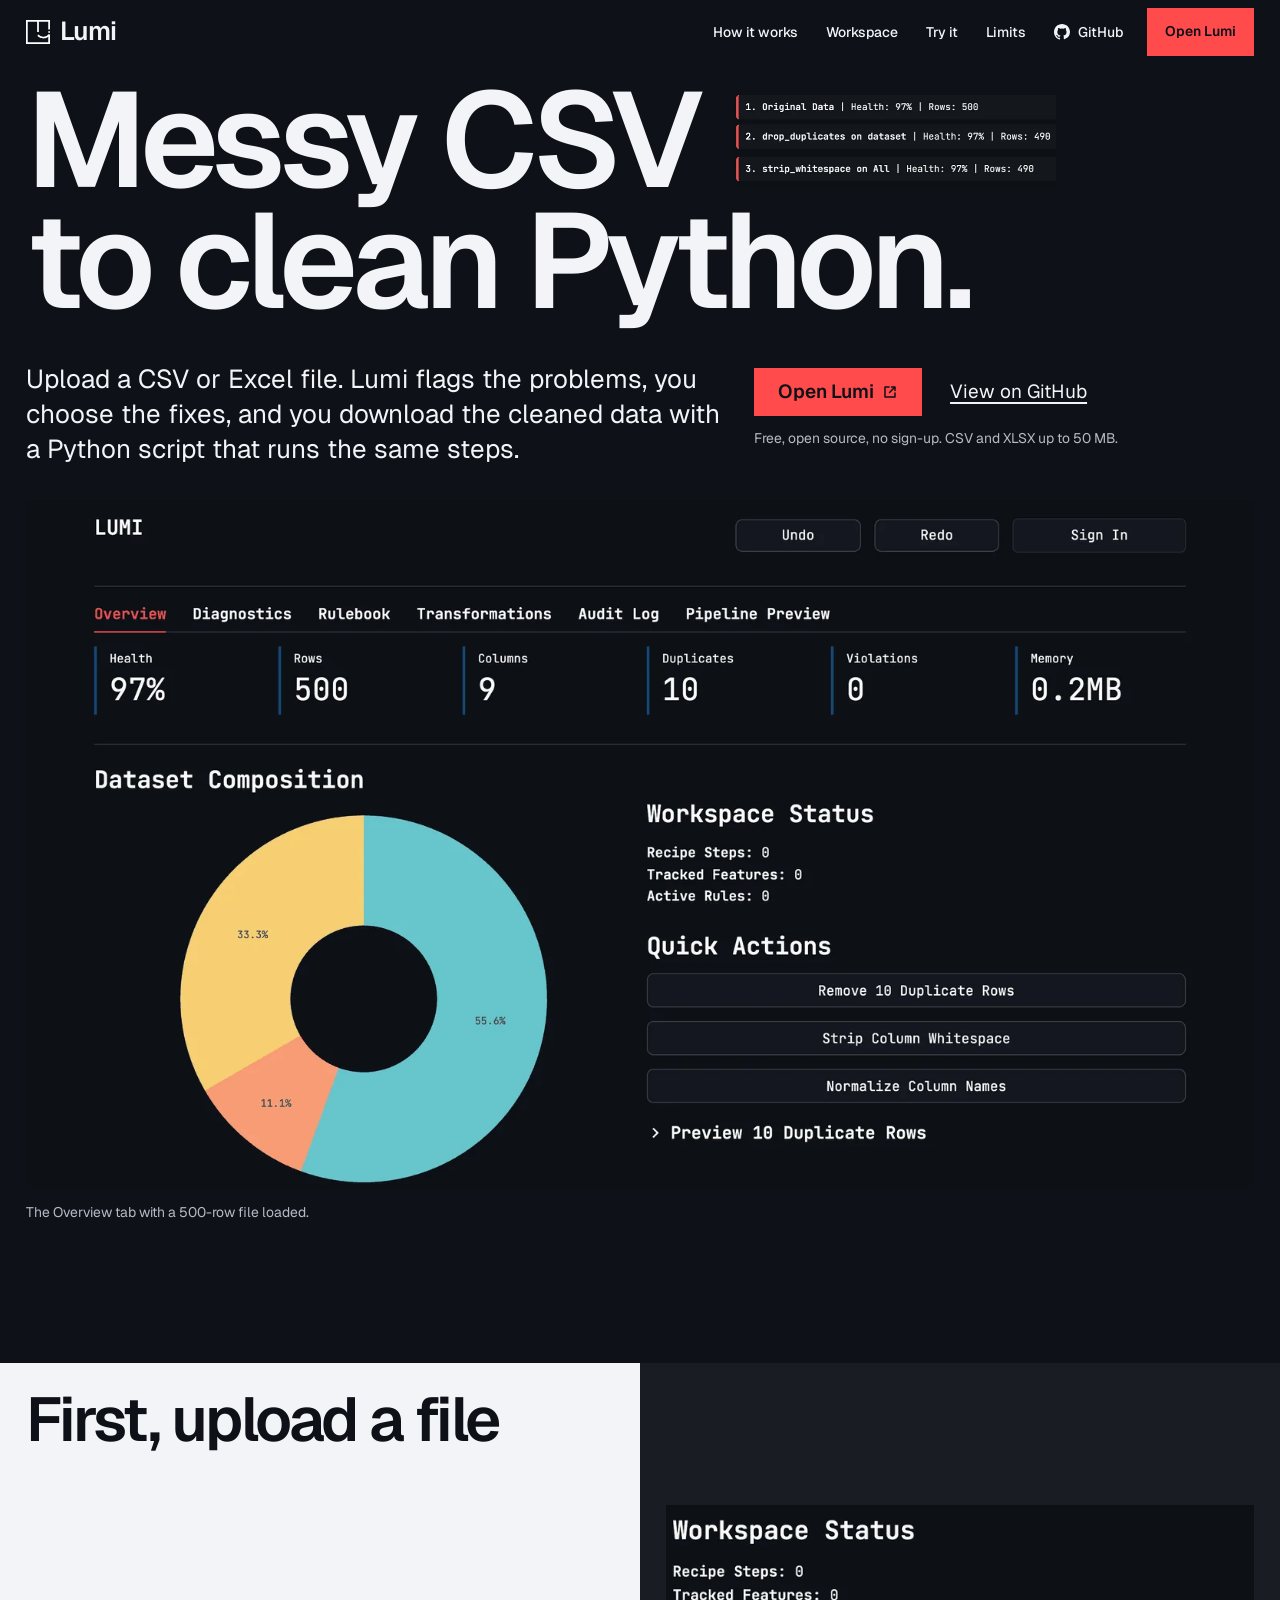
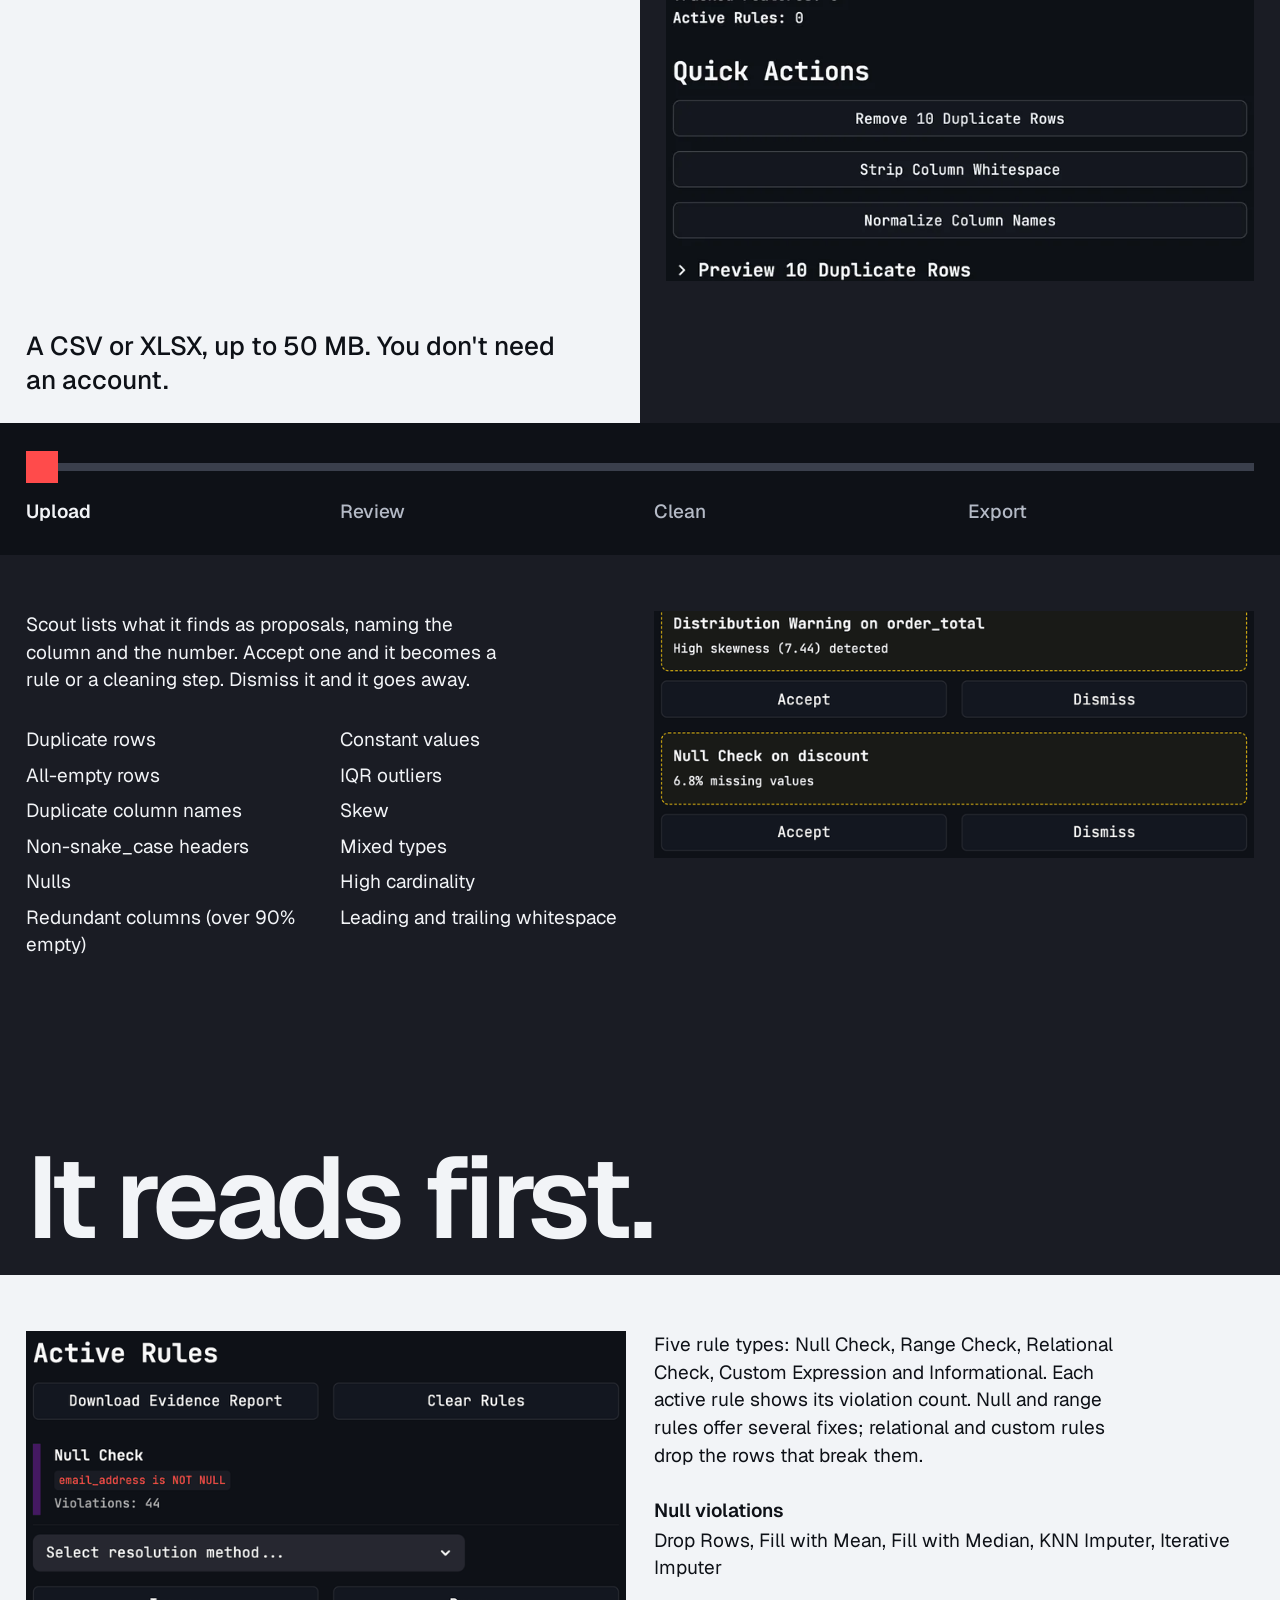
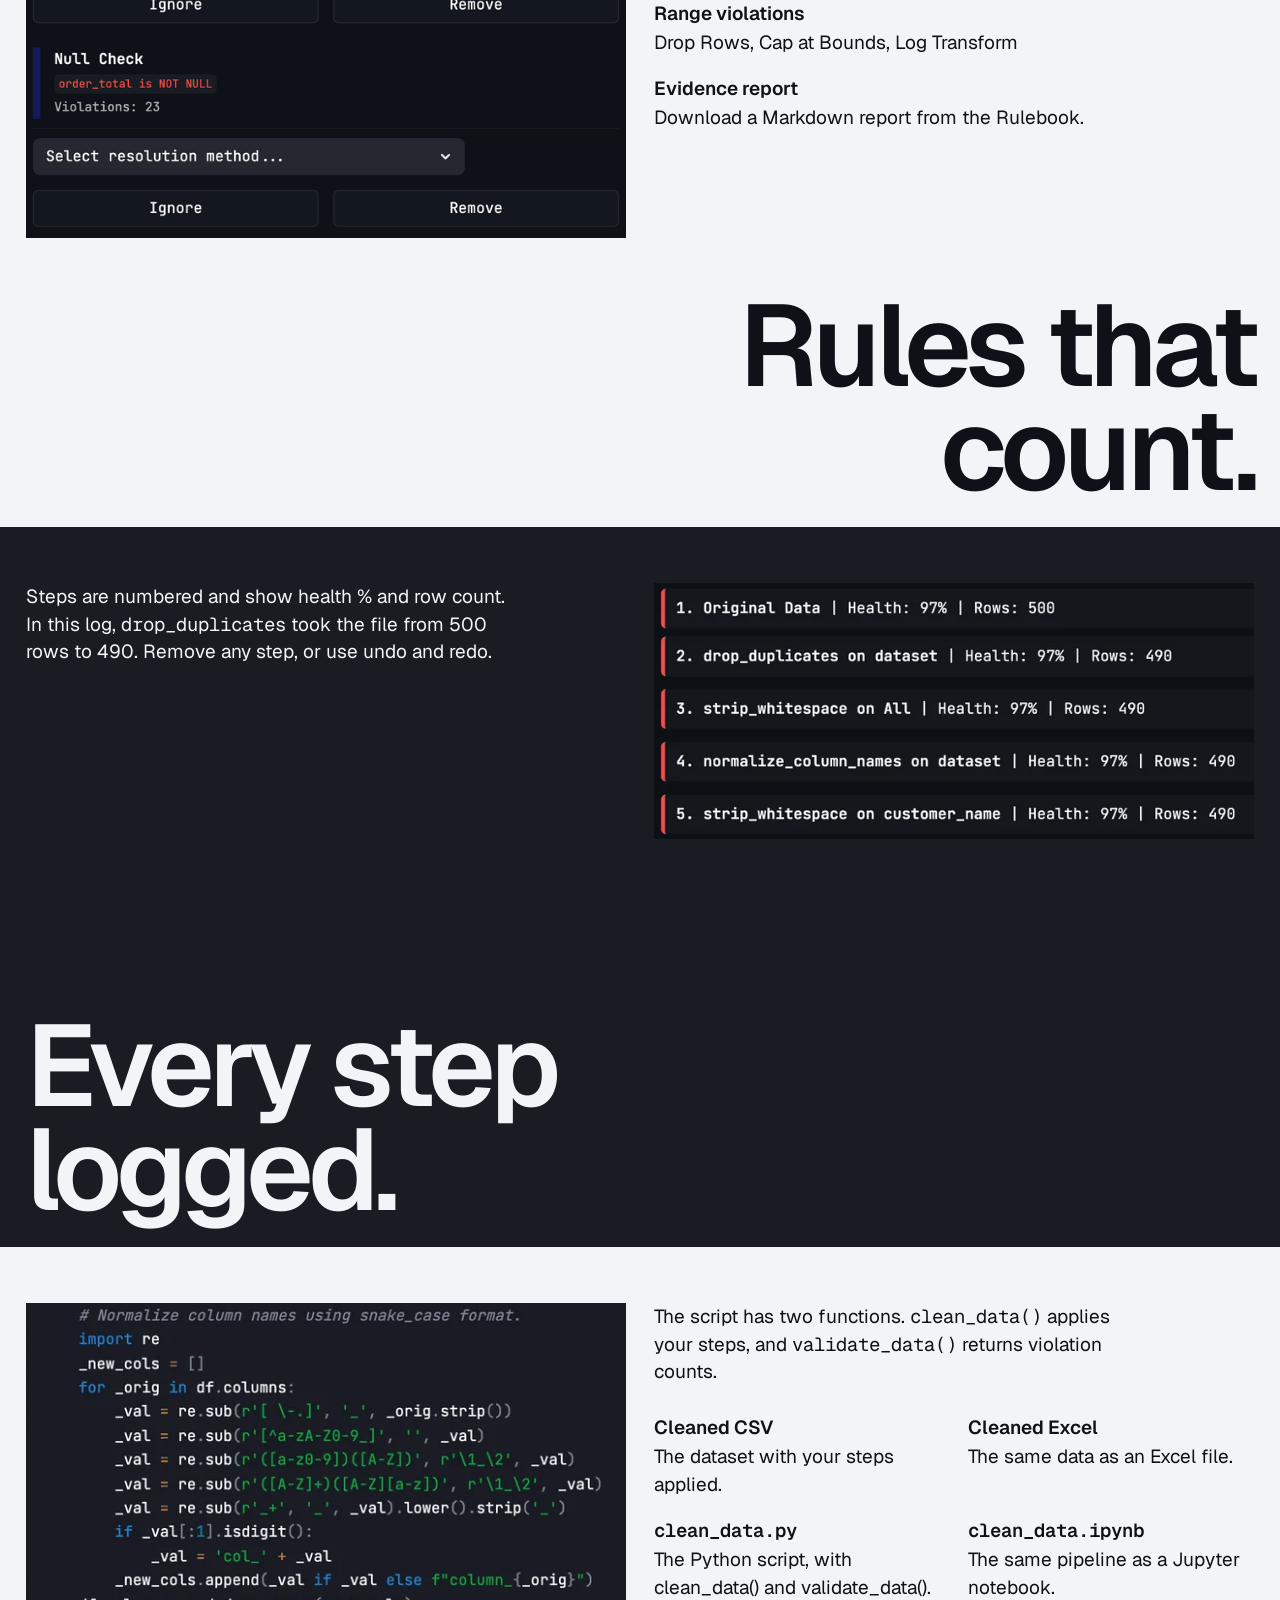
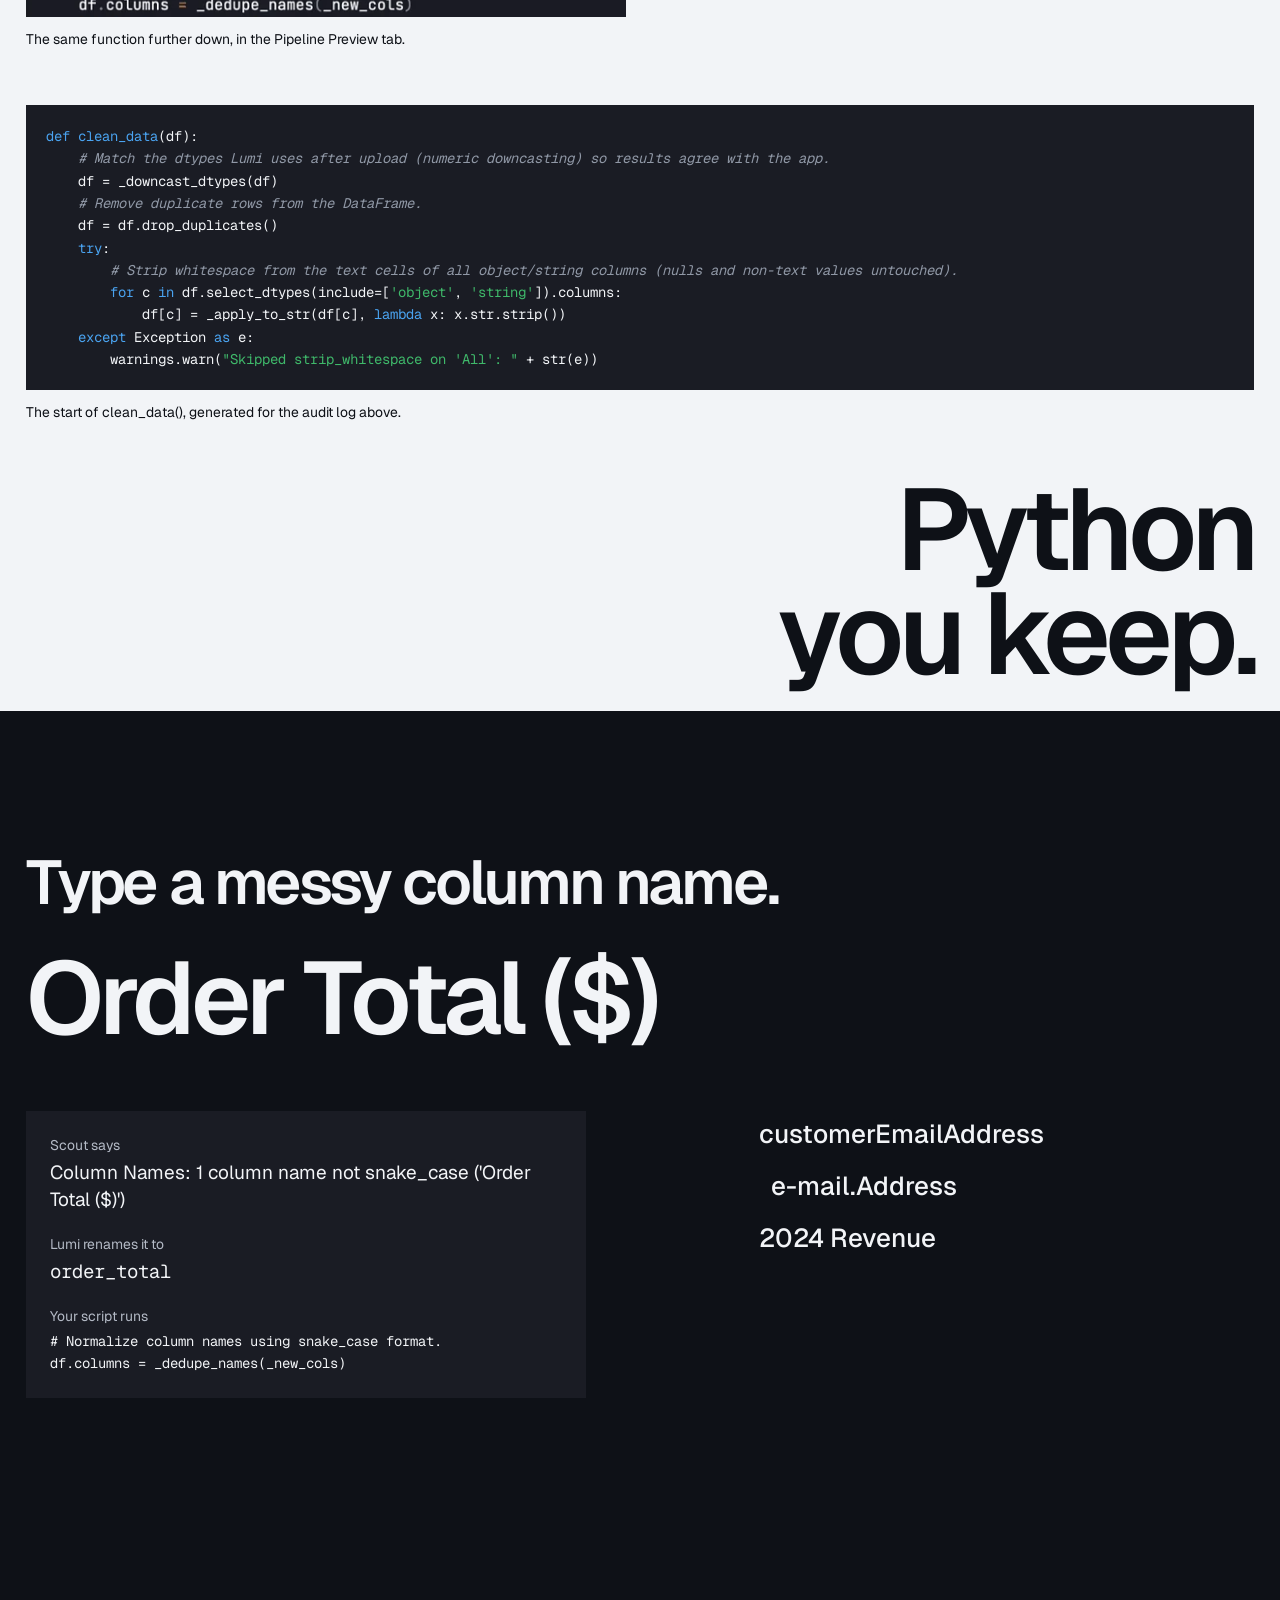
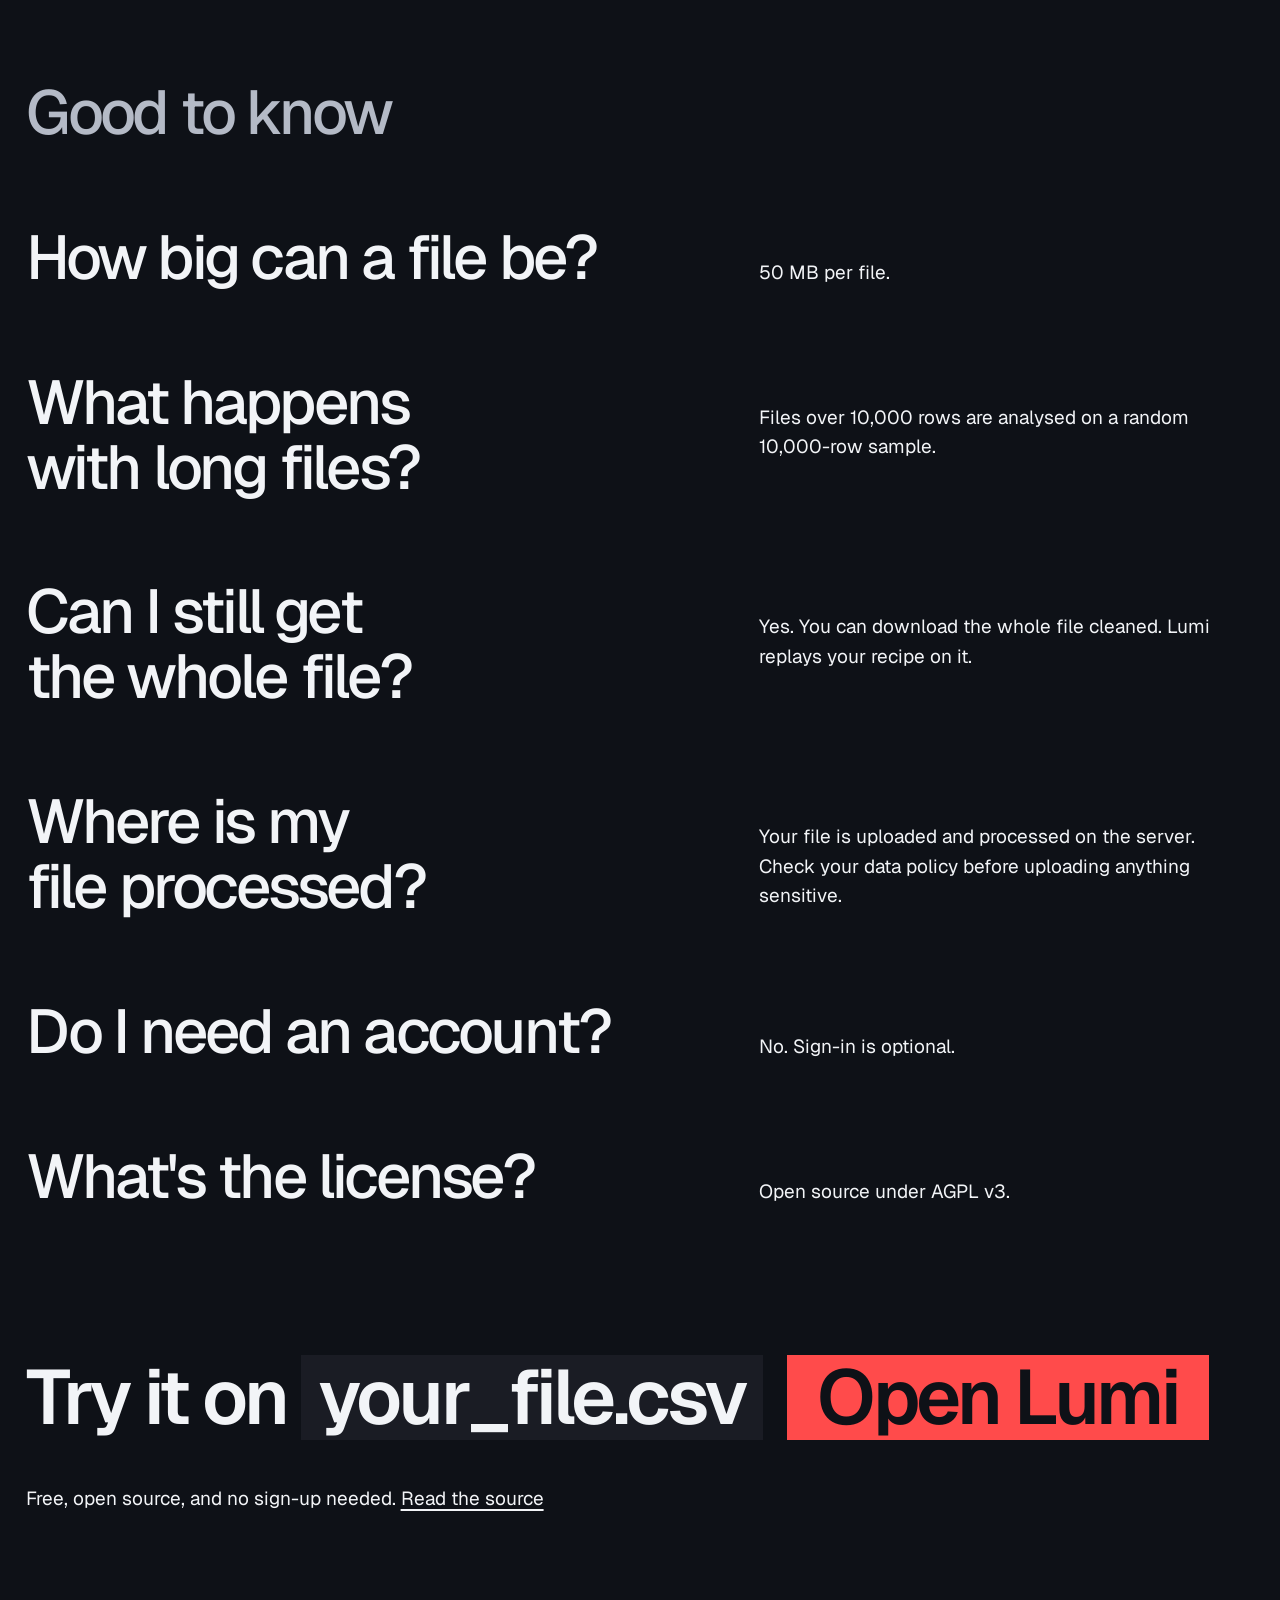
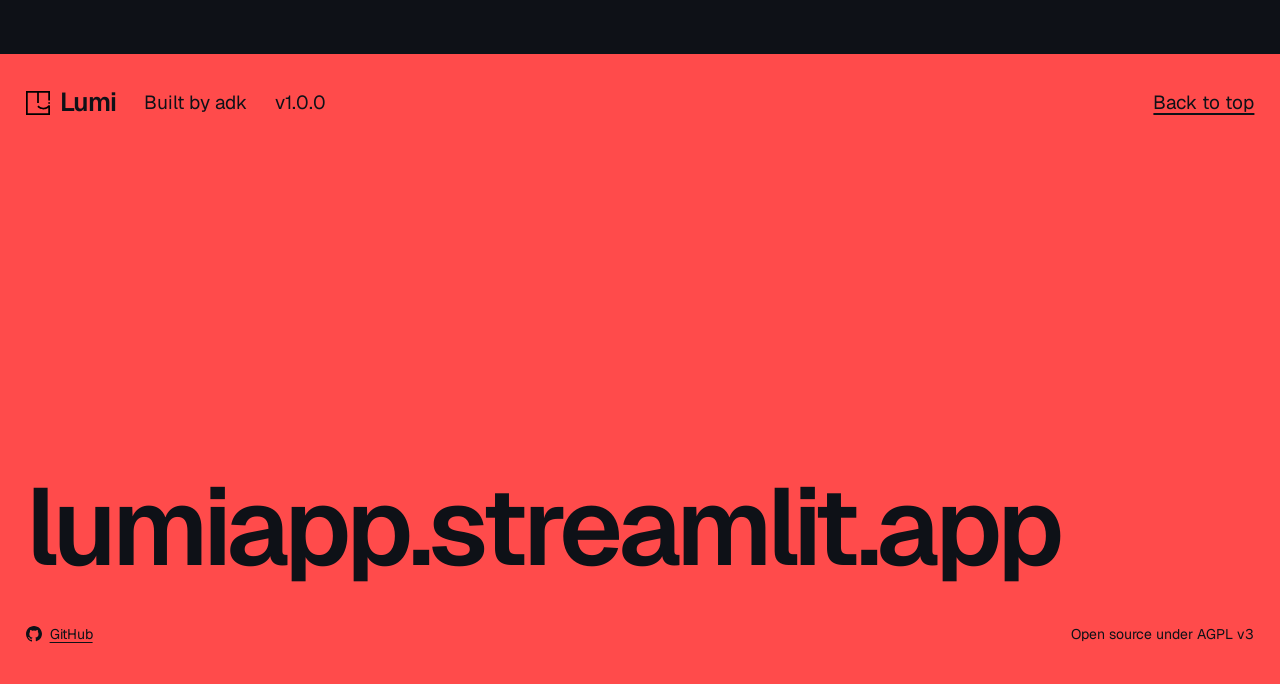
<file: index.html>
<!DOCTYPE html>
<html lang="en">
<head>
    <meta charset="UTF-8">
    <meta name="viewport" content="width=device-width, initial-scale=1.0">
    <title>Lumi | Interactive Data Cleaning & Validation Assistant</title>
    <meta name="description" content="Lumi is an interactive web app that automatically scans your CSV or Excel files to flag data quality issues, lets you clean them visually, and exports your workflow as a ready-to-run Python pipeline.">
    <meta name="keywords" content="data cleaning tool, data validation, python pipeline generator, pandas code generator, csv cleaner, excel validator, data profiling">
    <meta name="author" content="adk">
    <meta property="og:title" content="Lumi | Interactive Data Cleaning & Validation Assistant">
    <meta property="og:description" content="Scout your dataset, visually build data validation rulebooks, clean formatting issues, and export your cleaning steps as a Python pipeline.">
    <meta property="og:type" content="website">
    <meta property="og:image" content="https://raw.githubusercontent.com/adk7712/lumi/master/assets/og-image.png">
    <meta property="og:image:width" content="1200">
    <meta property="og:image:height" content="630">
    <meta property="og:image:alt" content="Lumi: Messy CSV to clean Python.">
    <meta name="twitter:card" content="summary_large_image">
    <link rel="icon" type="image/svg+xml" href="assets/lumi_logo_white.svg">

    <script>document.documentElement.className += ' js';</script>

    <link rel="preconnect" href="https://fonts.googleapis.com">
    <link rel="preconnect" href="https://fonts.gstatic.com" crossorigin>
    <link href="https://fonts.googleapis.com/css2?family=Geist:wght@400;500;600&family=Geist+Mono:wght@400;500&display=swap" rel="stylesheet"> <!-- taste-skill-ignore: real code only -->

    <style>
        :root {
          --bg: #0e1117;
          --raised: #1a1c24;
          --ink: #f2f4f7;
          --muted: #b4bac6;
          --accent: #ff4b4b;
          --accent-hover: #ff6a6a;
          --accent-press: #e63e3e;
          --paper: #f2f4f7;
          --paper-ink: #0e1117;
          --rail: #3a3f4c;
          --syn-k: #4aa3f0;
          --syn-s: #3fb86a;
          --syn-c: #9098a6;

          --margin: clamp(16px, 2vw, 28px);
          --gap: 28px;
          --section: clamp(96px, 11vw, 168px);

          --font: 'Geist', system-ui, -apple-system, 'Segoe UI', sans-serif;
          --mono: 'Geist Mono', ui-monospace, monospace; /* taste-skill-ignore: real code only */

          --small: clamp(0.8125rem, 0.79rem + 0.1vw, 0.875rem);
          --body: clamp(1.0625rem, 1rem + 0.25vw, 1.1875rem);
          --lead: clamp(1.25rem, 1.1rem + 0.7vw, 1.625rem);
          --head: clamp(2rem, 1.3rem + 3.2vw, 4rem);
          --hero: clamp(64px, 10.5vw, 168px);
          --phrase: clamp(56px, 9vw, 150px);

          --ease: cubic-bezier(0.2, 0.7, 0.2, 1);
          --ring: var(--ink);
          --cap: 0.71;
        }
        @media (max-width: 1023px) {
          :root { --phrase: 13vw; }
        }
        @media (max-width: 600px) {
          :root { --hero: 11vw; }
        }

        *, *::before, *::after { box-sizing: border-box; border-radius: 0; }
        html { -webkit-text-size-adjust: 100%; scroll-behavior: smooth; }
        body, h1, h2, h3, p, ul, ol, dl, dd, figure, pre { margin: 0; }
        ul, ol { padding: 0; list-style: none; }
        body {
            background: var(--bg);
            color: var(--ink);
            font-family: var(--font);
            font-weight: 400;
            font-size: var(--body);
            line-height: 1.45;
            letter-spacing: 0;
            -webkit-font-smoothing: antialiased;
            overflow-x: hidden;
        }
        img { display: block; }
        button, input { font: inherit; color: inherit; }
        h1, h2, h3 { font-weight: 600; text-wrap: balance; }
        code { font-family: var(--mono); font-size: 1em; }
        .sr-only, .skip-link, .nav-gh-text { /* taste-skill-ignore: visually hidden text */
            position: absolute; width: 1px; height: 1px; padding: 0; margin: -1px;
            overflow: hidden; clip: rect(0, 0, 0, 0); white-space: nowrap; border: 0;
        }
        small, .small, figcaption { font-size: var(--small); }
        figcaption { margin-top: 12px; color: var(--muted); }
        .note { font-size: var(--small); color: var(--muted); }

        /* Focus, press, links */
        :focus-visible { outline: 3px solid var(--ring); outline-offset: 3px; }
        .link {
            color: inherit;
            text-decoration: underline;
            text-decoration-thickness: 0.08em;
            text-underline-offset: 0.22em;
            transition: text-decoration-thickness 0.15s ease, opacity 0.15s ease;
        }
        .link:hover { text-decoration-thickness: 0.18em; }
        .link:active { text-decoration-thickness: 0.3em; }

        .btn {
            display: inline-flex; align-items: center; justify-content: center; gap: 8px;
            min-height: 48px; padding: 0 24px; border: 0;
            background: var(--accent); color: var(--bg);
            font-family: var(--font); font-size: var(--body); font-weight: 600; line-height: 1;
            text-decoration: none; cursor: pointer;
            transition: background-color 0.15s ease, transform 0.12s var(--ease);
        }
        .btn:hover { background: var(--accent-hover); }
        .btn:active { background: var(--accent-press); transform: scale(0.97); }
        .btn svg { flex: none; }

        .skip-link:focus {
            position: fixed; top: 8px; left: 8px; z-index: 10; width: auto; height: 48px; margin: 0;
            padding: 0 20px; overflow: visible; clip: auto; display: inline-flex; align-items: center;
            background: var(--accent); color: var(--bg); font-weight: 600; text-decoration: none;
        }

        /* Entrance (script only) */
        .js [data-r] { opacity: 0; transition: opacity 0.6s var(--ease), transform 0.7s var(--ease); }
        .js [data-r].is-in { opacity: 1; }
        @media (prefers-reduced-motion: no-preference) {
          .js [data-r] { transform: translateY(24px); }
          .js [data-r].is-in { transform: none; }
        }

        /* Nav */
        .bar {
            display: flex; align-items: center; justify-content: space-between;
            min-height: 64px; padding-inline: var(--margin);
        }
        .wordmark {
            display: inline-flex; align-items: center; gap: 10px; min-height: 48px;
            font-size: var(--lead); font-weight: 600; letter-spacing: -0.03em;
            color: inherit; text-decoration: none; transition: opacity 0.15s ease;
        }
        .wordmark:hover { opacity: 0.75; }
        .wordmark img { width: 24px; height: 24px; }
        nav { display: flex; align-items: center; gap: 4px; }
        .nav-link {
            display: inline-flex; align-items: center; justify-content: center; gap: 8px;
            min-height: 48px; padding-inline: 12px; font-size: var(--small); font-weight: 500;
            color: var(--ink); text-decoration: underline; text-decoration-color: transparent;
            text-decoration-thickness: 0.08em; text-underline-offset: 0.25em;
            transition: text-decoration-color 0.15s ease, transform 0.12s var(--ease);
        }
        .nav-link:hover { text-decoration-color: currentColor; }
        .nav-link:active { transform: translateY(1px); }
        .nav-anchor { display: none; }
        .nav-gh { min-width: 48px; padding-inline: 0; }
        header .btn { padding: 0 18px; font-size: var(--small); }
        @media (min-width: 1024px) {
          .nav-anchor { display: inline-flex; }
          .nav-gh { min-width: 0; padding-inline: 12px; }
          .nav-gh-text { position: static; width: auto; height: auto; margin: 0; overflow: visible; clip: auto; white-space: normal; }
          header .btn { margin-left: 8px; }
        }

        /* Hero */
        .hero { padding: 16px var(--margin) 0; margin-bottom: var(--section); }
        .hero-title {
            font-size: var(--hero); line-height: 0.9; letter-spacing: -0.045em; font-weight: 600;
        }
        .h1-l { display: block; white-space: nowrap; }
        .frame {
            position: relative; display: inline-block; vertical-align: baseline; overflow: hidden;
            width: 2.4em; height: calc(var(--cap) * 1em); margin-left: 0.06em; background: var(--raised);
        }
        .frame img {
            position: absolute; left: calc(-84 / 620 * 100%); top: 0;
            width: calc(1600 / 620 * 100%); max-width: none; height: auto;
            transform: translateY(-39.9%);
        }
        @media (prefers-reduced-motion: no-preference) {
          .frame img { animation: drift 11s ease-in-out infinite alternate; will-change: transform; }
          @keyframes drift { from { transform: translateY(-39.9%); } to { transform: translateY(-59%); } }
        }
        @media (max-width: 600px) {
          .frame { display: block; width: 100%; height: auto; aspect-ratio: 3 / 2; margin: 0.14em 0; }
          .frame img { top: calc(-143 / 413 * 100%); transform: none; animation: none; }
        }
        .hero-row { display: grid; gap: 24px; margin-top: 40px; }
        .hero-row .lead { font-size: var(--lead); line-height: 1.35; max-width: 60ch; }
        .hero-actions { display: flex; flex-wrap: wrap; align-items: center; gap: 12px 28px; }
        .hero-actions .note { flex-basis: 100%; }
        @media (min-width: 900px) {
          .hero-row { grid-template-columns: minmax(0, 7fr) minmax(0, 5fr); column-gap: var(--gap); align-items: start; }
          .hero-actions { padding-top: 6px; }
        }
        .hero-fig { margin-top: 32px; }
        @media (max-width: 600px) { .hero-actions .btn { flex: 1 1 100%; } }

        /* Screenshots */
        .shot {
            position: relative; overflow: hidden; background: var(--raised);
            aspect-ratio: var(--crop-w) / var(--crop-h);
        }
        .shot img {
            position: absolute; display: block; max-width: none; height: auto;
            width: calc(1600 / var(--crop-w) * 100%);
            left: calc(var(--crop-x) / var(--crop-w) * -100%);
            top: calc(var(--crop-y) / var(--crop-h) * -100%);
        }
        .shot { --img-h: 1000; }
        .shot--audit { --img-h: 556; }
        @supports (object-view-box: inset(0)) {
          .shot img {
            position: static; width: 100%; height: 100%; left: auto; top: auto; object-fit: fill;
            object-view-box: inset(
              calc(var(--crop-y) / var(--img-h) * 100%)
              calc((1600 - var(--crop-x) - var(--crop-w)) / 1600 * 100%)
              calc((var(--img-h) - var(--crop-y) - var(--crop-h)) / var(--img-h) * 100%)
              calc(var(--crop-x) / 1600 * 100%));
          }
        }
        .shot--overview  { --crop-x: 70;  --crop-y: 280; --crop-w: 720;  --crop-h: 720; }
        .shot--scout     { --crop-x: 80;  --crop-y: 138; --crop-w: 720;  --crop-h: 158; }
        .shot--rules     { --crop-x: 800; --crop-y: 362; --crop-w: 720;  --crop-h: 366; }
        .shot--audit     { --crop-x: 80;  --crop-y: 222; --crop-w: 710;  --crop-h: 302; }
        .shot--pipeline  { --crop-x: 89;  --crop-y: 549; --crop-w: 620;  --crop-h: 324; }
        .shot--status    { --crop-x: 800; --crop-y: 480; --crop-w: 720;  --crop-h: 460; }
        .shot--proposals { --crop-x: 80;  --crop-y: 0;   --crop-w: 720;  --crop-h: 296; }
        @media (min-width: 768px) {
          .shot--overview { --crop-x: 0;   --crop-y: 100; --crop-w: 1600; --crop-h: 900; }
          .shot--scout    { --crop-x: 70;  --crop-y: 136; --crop-w: 1460; --crop-h: 162; }
          .shot--rules    { --crop-x: 800; --crop-y: 362; --crop-w: 720;  --crop-h: 608; }
          .shot--audit    { --crop-x: 70;  --crop-y: 160; --crop-w: 1460; --crop-h: 370; }
          .shot--pipeline { --crop-x: 89;  --crop-y: 549; --crop-w: 1200; --crop-h: 447; }
        }
        /* Compact crops for the narrower slots */
        .shot--c.shot--scout    { --crop-x: 80;  --crop-y: 138; --crop-w: 720; --crop-h: 158; }
        .shot--c.shot--rules    { --crop-x: 800; --crop-y: 362; --crop-w: 720; --crop-h: 366; }
        .shot--c.shot--audit    { --crop-x: 80;  --crop-y: 222; --crop-w: 710; --crop-h: 302; }
        .shot--c.shot--pipeline { --crop-x: 89;  --crop-y: 549; --crop-w: 620; --crop-h: 324; }

        /* Image shutter: the one loud move */
        @media (prefers-reduced-motion: no-preference) {
          .js .shutter { clip-path: inset(0 0 100% 0); transition: clip-path 1100ms cubic-bezier(0.65, 0, 0.35, 1); }
          .js .shutter img { transform: scale(1.12); transition: transform 1500ms cubic-bezier(0.22, 0.8, 0.2, 1); }
          .js .shutter.is-in { clip-path: inset(0); }
          .js .shutter.is-in img { transform: none; }
        }

        /* How it works */
        .how { padding: var(--section) var(--margin); }
        .how-h { font-size: var(--head); line-height: 1; letter-spacing: -0.045em; }
        .stage { margin-top: 64px; }
        .stage-clause { font-size: var(--lead); font-weight: 600; }
        .stage-body { margin-top: 8px; max-width: 40ch; }
        .stage-pic { margin-top: 20px; max-width: 720px; }
        .how-track, .how-names { display: none; }

        .js .how {
            padding: 0; display: grid; background: var(--bg); min-height: 88svh;
            grid-template-columns: minmax(0, 1fr) minmax(0, 1fr);
            grid-template-rows: auto 1fr auto auto;
        }
        .js .how-h {
            grid-column: 1; grid-row: 1; z-index: 1; background: var(--paper); color: var(--paper-ink);
            padding: var(--margin) var(--margin) 0;
        }
        .how-clause { display: inline-block; }
        .how-swap { display: inline-block; transition: opacity 200ms ease; }
        .how-swap.is-swap { opacity: 0; }
        .js .stage { display: contents; margin: 0; }
        .js .stage-clause { display: none; }
        .js .stage-text {
            grid-column: 1; grid-row: 2; z-index: 1; display: flex; flex-direction: column; justify-content: flex-end;
            background: var(--paper); color: var(--paper-ink); padding: 24px var(--margin) var(--margin);
            visibility: hidden; transition: visibility 0s linear 200ms;
        }
        .js .stage-body { margin: 0; font-size: var(--lead); line-height: 1.3; max-width: 30ch; font-weight: 500; opacity: 0; transition: opacity 200ms ease; }
        .js .stage-pic {
            grid-column: 2; grid-row: 1 / 3; z-index: 1; display: flex; align-items: center; justify-content: center;
            background: var(--raised); margin: 0; padding: 40px var(--margin);
            visibility: hidden; transition: visibility 0s linear 200ms;
        }
        .js .stage-pic .shot { width: 100%; max-width: 760px; opacity: 0; transition: opacity 200ms ease; }
        .js .stage.is-active .stage-text, .js .stage.is-active .stage-pic { visibility: visible; transition: none; }
        .js .stage.is-active .stage-body, .js .stage.is-active .stage-pic .shot { opacity: 1; }

        .js .how-track { display: block; grid-column: 1 / -1; grid-row: 3; padding: 28px var(--margin) 0; }
        .js .how-names {
            display: grid; grid-template-columns: repeat(4, minmax(0, 1fr)); gap: 0 var(--gap);
            grid-column: 1 / -1; grid-row: 4; padding: 4px var(--margin) 20px;
        }
        .track { --thumb: 32px; position: relative; height: var(--thumb); }
        .track-rail, .track-fill {
            position: absolute; left: 0; right: 0; top: calc((var(--thumb) - 8px) / 2); height: 8px;
        }
        .track-rail { background: var(--rail); }
        .track-fill { background: var(--ink); transform-origin: 0 50%; transform: scaleX(0); transition: transform 200ms var(--ease); }
        .how-range {
            position: absolute; inset: 0; width: 100%; height: 100%; margin: 0; padding: 0;
            background: transparent; -webkit-appearance: none; appearance: none; cursor: pointer;
        }
        .how-range::-webkit-slider-runnable-track { height: var(--thumb); background: transparent; }
        .how-range::-moz-range-track { height: var(--thumb); background: transparent; }
        .how-range::-webkit-slider-thumb {
            -webkit-appearance: none; appearance: none; width: var(--thumb); height: var(--thumb);
            background: var(--accent); border: 0; border-radius: 0; transition: transform 0.12s var(--ease), background-color 0.15s ease;
        }
        .how-range::-moz-range-thumb { width: var(--thumb); height: var(--thumb); background: var(--accent); border: 0; border-radius: 0; }
        .how-range:hover::-webkit-slider-thumb { background: var(--accent-hover); }
        .how-range:active::-webkit-slider-thumb { transform: scale(0.9); background: var(--accent-press); }
        .how-names button {
            min-height: 48px; padding: 0; background: none; border: 0; text-align: left; cursor: pointer;
            font-size: var(--body); font-weight: 500; color: var(--muted);
            text-decoration: underline; text-decoration-color: transparent; text-decoration-thickness: 0.08em; text-underline-offset: 0.25em;
            transition: color 0.15s ease, text-decoration-color 0.15s ease, transform 0.12s var(--ease);
        }
        .how-names button:hover { color: var(--ink); text-decoration-color: currentColor; }
        .how-names button:active { transform: scale(0.97); }
        .how-names button[aria-pressed="true"] { color: var(--ink); font-weight: 600; }

        @media (max-width: 1023.98px) {
          .js .how { grid-template-columns: minmax(0, 1fr); grid-template-rows: minmax(46svh, auto) auto auto auto auto; min-height: 0; }
          .js .stage-pic { grid-column: 1; grid-row: 1; padding-block: var(--margin); }
          .js .how-track { grid-row: 2; padding: 0 var(--margin); }
          .js .how-h { grid-column: 1; grid-row: 3; padding-top: 40px; }
          .js .stage-text { grid-column: 1; grid-row: 4; justify-content: flex-start; padding-top: 20px; }
          .js .how-names {
              grid-column: 1; grid-row: 5; grid-template-columns: repeat(2, minmax(0, 1fr)); padding: 8px var(--margin) 32px;
              background: var(--paper); color: var(--paper-ink); --ring: var(--paper-ink);
          }
          .js .how-names button { color: var(--paper-ink); opacity: 0.62; }
          .js .how-names button:hover, .js .how-names button[aria-pressed="true"] { opacity: 1; color: var(--paper-ink); }
          .track { --thumb: 40px; }
        }

        /* Workspace fields */
        .field {
            display: grid; grid-template-columns: minmax(0, 1fr); grid-template-rows: auto 1fr;
            gap: 56px; min-height: 64svh; padding: 48px var(--margin) var(--margin);
        }
        .field--dark  { background: var(--raised); color: var(--ink); --ring: var(--ink); }
        .field--paper { background: var(--paper); color: var(--paper-ink); --ring: var(--paper-ink); }
        .field--paper figcaption { color: var(--paper-ink); }
        .ws-text { display: flex; flex-direction: column; gap: 28px; min-width: 0; }
        .ws-proof, .ws-wide { min-width: 0; }
        .ws-text > p { max-width: 38ch; }
        .phrase {
            align-self: end; max-width: 6.6em; font-size: var(--phrase); line-height: 0.9; letter-spacing: -0.045em;
            font-weight: 600; text-wrap: balance;
        }
        .list { columns: 1; column-gap: var(--gap); }
        .list li { padding: 4px 0; break-inside: avoid; }
        .defs { display: grid; gap: 18px 28px; }
        .defs dt { font-weight: 600; }
        .defs dd { margin-top: 2px; max-width: 46ch; }
                .code {
            display: block; max-width: 100%; overflow-x: auto; white-space: pre;
            background: var(--raised); color: var(--ink); font-family: var(--mono); font-size: var(--small);
            line-height: 1.6; padding: 20px;
        }
        .code code { font-size: inherit; }
        .code-cap { margin-top: 12px; font-size: var(--small); }
        .code .k { color: var(--syn-k); }
        .code .s { color: var(--syn-s); }
        .code .c { color: var(--syn-c); font-style: italic; }
        @media (min-width: 600px) {
          .list { columns: 2; }
          .defs--two { grid-template-columns: repeat(2, minmax(0, 1fr)); }
        }
        @media (min-width: 1024px) {
          .field { grid-template-columns: repeat(12, minmax(0, 1fr)); column-gap: var(--gap); min-height: 80svh; padding-top: 56px; }
          .ws-text { grid-row: 1; grid-column: 1 / 7; }
          .ws-proof { grid-row: 1; grid-column: 7 / -1; align-self: start; }
          .field--mirror .ws-text { grid-column: 7 / -1; }
          .field--mirror .ws-proof { grid-column: 1 / 7; }
          .ws-wide { grid-row: 2; grid-column: 1 / -1; }
          .phrase { grid-row: 2; grid-column: 1 / -1; justify-self: start; }
          .field--code { grid-template-rows: auto auto 1fr; }
          .field--code .phrase { grid-row: 3; }
          .field--mirror .phrase { justify-self: end; text-align: right; }
        }

        /* Try it */
        .try { padding: var(--section) var(--margin); }
        .try h2 { font-size: var(--head); line-height: 1; letter-spacing: -0.045em; }
        .try-input { display: none; margin-top: 24px; }
        .js .try-input { display: block; }
        .try-input input {
            display: block; width: 100%; padding: 0.04em 0 0.08em; margin: 0; border: 0; background: none;
            font-family: var(--font); font-weight: 600; font-size: clamp(48px, 8vw, 132px); line-height: 1.1;
            letter-spacing: -0.045em; color: var(--ink); caret-color: var(--accent); caret-shape: block;
            text-overflow: clip; white-space: nowrap; overflow-x: auto; border-radius: 0;
        }
        .try-grid { display: grid; grid-template-columns: minmax(0, 1fr); gap: 28px; margin-top: 48px; }
        .answer { background: var(--raised); padding: 24px; max-width: 560px; width: 100%; min-width: 0; }
        .try:not(.has-js) .answer { margin-top: 0; }
        .answer dl { display: grid; grid-template-columns: minmax(0, 1fr); gap: 20px; }
        .answer dl > div { min-width: 0; }
        .answer dt { font-size: var(--small); color: var(--muted); margin-bottom: 4px; }
        .answer dd { white-space: pre-wrap; overflow-wrap: anywhere; }
                .answer pre { font-family: var(--mono); font-size: var(--small); line-height: 1.6; white-space: pre-wrap; overflow-wrap: anywhere; }
        .examples { display: none; flex-wrap: wrap; gap: 8px; align-content: flex-start; }
        .js .examples { display: flex; }
        .example {
            min-height: 48px; padding: 0 16px; background: var(--raised); border: 0; cursor: pointer;
            font-size: var(--body); font-weight: 500; color: var(--ink); white-space: pre; text-align: left;
            transition: background-color 0.15s ease, transform 0.12s var(--ease);
        }
        .example:hover { background: var(--rail); }
        .example:active { transform: scale(0.97); }
        @media (min-width: 900px) {
          .try-grid { grid-template-columns: repeat(12, minmax(0, 1fr)); column-gap: var(--gap); }
          .answer { grid-column: 1 / 7; }
          .examples { grid-column: 8 / -1; flex-direction: column; align-items: flex-start; gap: 4px; justify-self: stretch; }
          .example { background: none; padding: 0; font-size: var(--lead); min-height: 48px; text-decoration: underline; text-decoration-color: transparent; text-decoration-thickness: 0.08em; text-underline-offset: 0.22em; transition: text-decoration-color 0.15s ease, transform 0.12s var(--ease); }
          .example:hover { background: none; text-decoration-color: currentColor; }
        }
        @media (max-width: 600px) {
          .try-input input { font-size: 11vw; }
          .example { min-height: 44px; }
        }

        /* Limits */
        .limits { padding: var(--section) var(--margin); }
        .faq-row { display: grid; gap: 12px; align-items: baseline; }
        .faq-row + .faq-row { margin-top: 56px; }
        .limits h2, .limits h3 { font-size: var(--head); line-height: 1.05; letter-spacing: -0.045em; font-weight: 500; }
        .limits h2 { color: var(--muted); }
        .faq-row p { max-width: 40ch; line-height: 1.55; }
        @media (min-width: 900px) {
          .faq-row { grid-template-columns: repeat(12, minmax(0, 1fr)); column-gap: var(--gap); }
          .faq-row + .faq-row { margin-top: 80px; }
          .faq-row > :first-child { grid-column: 1 / 7; }
          .faq-row > p { grid-column: 8 / -1; }
        }

        /* Closing sentence */
        .cta { padding: 0 var(--margin) var(--section); }
        .cta-line { font-size: 10vw; font-weight: 600; line-height: 1.25; letter-spacing: -0.045em; }
        .cta-line h2 { display: inline; font: inherit; letter-spacing: inherit; }
        .cta-block { display: inline-block; background: var(--raised); padding: 0 0.22em; line-height: 1.1; }
        .cta-btn {
            font-size: inherit; line-height: 1.1; min-height: max(48px, 1.1em); padding: 0 0.4em;
            letter-spacing: inherit; margin-left: 0.12em; vertical-align: baseline;
        }
        .cta-note { margin-top: 40px; }
        @media (min-width: 601px) { .cta-line { font-size: 6vw; } }

        /* Footer */
        .foot {
            display: flex; flex-direction: column; min-height: 70svh; padding: var(--margin);
            background: var(--accent); color: var(--bg); --ring: var(--bg);
        }
        .foot-top { display: flex; flex-wrap: wrap; align-items: center; gap: 4px 28px; }
        .foot-top .wordmark img { filter: brightness(0); }
        .foot-top .back { margin-left: auto; display: inline-flex; align-items: center; min-height: 48px; }
        .foot-big {
            display: block; margin-top: auto; padding-top: 64px; color: inherit; text-decoration: underline;
            text-decoration-color: transparent; text-decoration-thickness: 0.06em; text-underline-offset: 0.1em;
            font-size: 8.5vw; font-weight: 600; line-height: 1; letter-spacing: -0.045em; white-space: nowrap;
            transition: text-decoration-color 0.15s ease, transform 0.2s var(--ease);
        }
        .foot-big:hover { text-decoration-color: currentColor; }
        .foot-big:active { transform: scale(0.99); transform-origin: 0 50%; }
        .foot-bot { display: flex; flex-wrap: wrap; justify-content: space-between; gap: 4px 28px; margin-top: 28px; font-size: 14px; }
        .foot-bot .link { display: inline-flex; align-items: center; gap: 8px; min-height: 48px; }
        .foot-bot p { display: inline-flex; align-items: center; min-height: 48px; }
        @media (max-width: 1023px) {
          .foot-big { font-size: 13vw; white-space: normal; }
          .foot-big .u1 { display: block; }
        }
        @media (max-width: 600px) {
          .foot-big { font-size: 12vw; }
        }
    </style>

    <!-- PostHog Analytics -->
    <script>
        !function(t,e){var o,n,p,r;e.__SV||(window.posthog=e,e._i=[],e.init=function(i,s,a){function g(t,e){var o=e.split(".");2==o.length&&(t=t[o[0]],e=o[1]),t[e]=function(){t.push([e].concat(Array.prototype.slice.call(arguments,0)))}}(p=t.createElement("script")).type="text/javascript",p.async=!0,p.src=s.api_host.replace(".i.posthog.com","-assets.i.posthog.com")+"/static/array.js",(r=t.getElementsByTagName("script")[0]).parentNode.insertBefore(p,r);var u=e;for(void 0!==a?u=e[a]=[]:a="posthog",u.people=u.people||[],u.toString=function(t){var e="posthog";return"posthog"!==a&&(e+="."+a),t||(e+=" (stub)"),e},u.people.toString=function(){return u.toString(".people")},o="capture identify alias people.set people.set_once set_config register register_once unregister opt_out_capturing has_opted_out_capturing opt_in_capturing list_properties single_pageview disable_sharing_assets_checking".split(" "),n=0;n<o.length;n++)g(u,o[n]);e._i.push([i,s,a])},e.__SV=1)}(document,window.posthog||[]);

        var posthogKey = 'YOUR_POSTHOG_API_KEY';
        if (posthogKey && posthogKey !== 'YOUR_POSTHOG_API_KEY') {
            posthog.init(posthogKey, {
                api_host: 'https://us.i.posthog.com',
                person_profiles: 'identified_only'
            });
        }
    </script>
</head>
<body>
    <a class="skip-link" href="#main">Skip to content</a>

    <header id="top">
        <div class="bar">
            <a class="wordmark" href="#">
                <img src="assets/lumi_logo_white.svg" width="24" height="24" alt="">
                <span>Lumi</span>
            </a>
            <nav aria-label="Main">
                <a class="nav-link nav-anchor" href="#how">How it works</a>
                <a class="nav-link nav-anchor" href="#workspace">Workspace</a>
                <a class="nav-link nav-anchor" href="#try">Try it</a>
                <a class="nav-link nav-anchor" href="#limits">Limits</a>
                <a class="nav-link nav-gh" href="https://github.com/adk7712/lumi" target="_blank" rel="noopener"><svg width="16" height="16" viewBox="0 0 16 16" fill="currentColor" aria-hidden="true"> <path d="M8 0C3.58 0 0 3.58 0 8c0 3.54 2.29 6.53 5.47 7.59.4.07.55-.17.55-.38 0-.19-.01-.82-.01-1.49-2.01.37-2.53-.49-2.69-.94-.09-.23-.48-.94-.82-1.13-.28-.15-.68-.52-.01-.53.63-.01 1.08.58 1.23.82.72 1.21 1.87.87 2.33.66.07-.52.28-.87.51-1.07-1.57-.18-3.23-.79-3.23-3.51 0-.78.28-1.41.74-1.92-.07-.18-.32-1.02.07-2.13 0 0 .6-.19 1.98.74a6.84 6.84 0 013.62 0c1.38-.94 1.98-.74 1.98-.74.39 1.11.14 1.95.08 2.13.46.51.74 1.14.74 1.92 0 2.74-1.67 3.33-3.23 3.51.26.22.49.65.49 1.31 0 .95-.01 1.72-.01 1.95 0 .21.15.46.55.38A8.013 8.013 0 0016 8c0-4.42-3.58-8-8-8z"></path> </svg><span class="nav-gh-text">GitHub</span><span class="sr-only"> (opens in a new tab)</span></a>
                <a class="btn" href="https://lumiapp.streamlit.app" target="_blank" rel="noopener">Open Lumi<span class="sr-only"> (opens in a new tab)</span></a>
            </nav>
        </div>
    </header>

    <main id="main">
        <section class="hero" aria-labelledby="hero-title">
            <h1 id="hero-title" class="hero-title"><span class="h1-l">Messy CSV <span class="frame" aria-hidden="true"><picture><source type="image/webp" srcset="assets/screenshots/audit-log.webp"><img src="assets/screenshots/audit-log.png" width="1600" height="556" alt="" decoding="async"></picture></span></span> <span class="h1-l">to clean Python.</span></h1>
            <div class="hero-row">
                <p class="lead" data-r>Upload a CSV or Excel file. Lumi flags the problems, you choose the fixes, and you download the cleaned data with a Python script that runs the same steps.</p>
                <div class="hero-actions" data-r>
                    <a class="btn" href="https://lumiapp.streamlit.app" target="_blank" rel="noopener">Open Lumi <svg width="16" height="16" viewBox="0 0 16 16" fill="none" stroke="currentColor" stroke-width="1.5" stroke-linecap="round" stroke-linejoin="round" aria-hidden="true"><path d="M7 3H3v10h10V9M9.5 3H13v3.5M13 3 7.5 8.5"/></svg><span class="sr-only"> (opens in a new tab)</span></a>
                    <a class="link" href="https://github.com/adk7712/lumi" target="_blank" rel="noopener">View on GitHub<span class="sr-only"> (opens in a new tab)</span></a>
                    <p class="note">Free, open source, no sign-up. CSV and XLSX up to 50 MB.</p>
                </div>
            </div>
            <figure class="hero-fig">
                <div class="shot shot--overview shutter">
                    <picture><source type="image/webp" srcset="assets/screenshots/overview.webp"><img src="assets/screenshots/overview.png" width="1600" height="1000" fetchpriority="high" alt="Lumi's Overview tab for a loaded file: health 97%, 500 rows, 9 columns, and a donut chart of the dataset's composition."></picture>
                </div>
                <figcaption>The Overview tab with a 500-row file loaded.</figcaption>
            </figure>
        </section>

        <section id="how" class="how" aria-labelledby="how-h">
            <h2 id="how-h" class="how-h" aria-live="polite"><span class="how-clause"><span class="how-swap">How it works</span></span></h2>

            <div class="stage is-active" data-name="Upload">
                <div class="stage-text">
                    <p class="stage-clause">First, upload a file</p>
                    <p class="stage-body">A CSV or XLSX, up to 50 MB. You don't need an account.</p>
                </div>
                <figure class="stage-pic">
                    <div class="shot shot--status">
                        <picture><source type="image/webp" srcset="assets/screenshots/overview.webp"><img src="assets/screenshots/overview.png" width="1600" height="1000" loading="lazy" decoding="async" alt="Lumi's Workspace Status and Quick Actions: recipe steps, tracked features and active rules at 0, and buttons such as Remove 10 Duplicate Rows and Strip Column Whitespace."></picture>
                    </div>
                </figure>
            </div>
            <div class="stage" data-name="Review">
                <div class="stage-text">
                    <p class="stage-clause">Then, review the proposals</p>
                    <p class="stage-body">Scout checks the file for nulls, duplicates, outliers, mixed types and more. Accept what you want and dismiss the rest.</p>
                </div>
                <figure class="stage-pic">
                    <div class="shot shot--proposals">
                        <picture><source type="image/webp" srcset="assets/screenshots/rulebook.webp"><img src="assets/screenshots/rulebook.png" width="1600" height="1000" loading="lazy" decoding="async" alt="Scout proposal cards in Lumi, including Null Check on discount with 6.8% missing values, each with Accept and Dismiss buttons."></picture>
                    </div>
                </figure>
            </div>
            <div class="stage" data-name="Clean">
                <div class="stage-text">
                    <p class="stage-clause">Next, set rules and clean</p>
                    <p class="stage-body">Add rules, resolve their violations, and apply any of the 12 transforms in the Transformations tab. Each step goes in the Audit Log.</p>
                </div>
                <figure class="stage-pic">
                    <div class="shot shot--rules">
                        <picture><source type="image/webp" srcset="assets/screenshots/rulebook.webp"><img src="assets/screenshots/rulebook.png" width="1600" height="1000" loading="lazy" decoding="async" alt="Active Rules in Lumi's Rulebook, including a Null Check on email_address with 44 violations, a resolution method dropdown, and Ignore and Remove buttons."></picture>
                    </div>
                </figure>
            </div>
            <div class="stage" data-name="Export">
                <div class="stage-text">
                    <p class="stage-clause">Last, export the script</p>
                    <p class="stage-body">Download the cleaned data, plus a script or notebook that runs the same steps outside Lumi.</p>
                </div>
                <figure class="stage-pic">
                    <div class="shot shot--pipeline shot--c">
                        <picture><source type="image/webp" srcset="assets/screenshots/pipeline.webp"><img src="assets/screenshots/pipeline.png" width="1600" height="1000" loading="lazy" decoding="async" alt="Generated Python in Lumi: a comment reading Normalize column names using snake_case format, followed by the loop that does it."></picture>
                    </div>
                </figure>
            </div>

            <div class="how-track" data-r>
                <div class="track">
                    <span class="track-rail"></span>
                    <span class="track-fill"></span>
                    <input class="how-range" type="range" min="0" max="3" step="1" value="0" aria-label="Stage" aria-valuetext="Upload">
                </div>
            </div>
            <div class="how-names" role="group" aria-label="Stages">
                <button type="button" aria-pressed="true">Upload</button>
                <button type="button" aria-pressed="false">Review</button>
                <button type="button" aria-pressed="false">Clean</button>
                <button type="button" aria-pressed="false">Export</button>
            </div>
        </section>

        <section id="workspace" class="field field--dark" aria-labelledby="ws-1">
            <div class="ws-text">
                <p data-r>Scout lists what it finds as proposals, naming the column and the number. Accept one and it becomes a rule or a cleaning step. Dismiss it and it goes away.</p>
                <ul class="list" data-r>
                    <li>Duplicate rows</li>
                    <li>All-empty rows</li>
                    <li>Duplicate column names</li>
                    <li>Non-snake_case headers</li>
                    <li>Nulls</li>
                    <li>Redundant columns (over 90% empty)</li>
                    <li>Constant values</li>
                    <li>IQR outliers</li>
                    <li>Skew</li>
                    <li>Mixed types</li>
                    <li>High cardinality</li>
                    <li>Leading and trailing whitespace</li>
                </ul>
            </div>
            <div class="ws-proof">
                <figure data-r>
                    <div class="shot shot--proposals">
                        <picture><source type="image/webp" srcset="assets/screenshots/rulebook.webp"><img src="assets/screenshots/rulebook.png" width="1600" height="1000" loading="lazy" decoding="async" alt="Scout proposal cards in Lumi, including Null Check on discount with 6.8% missing values, each with Accept and Dismiss buttons."></picture>
                    </div>
                </figure>
            </div>
            <h2 id="ws-1" class="phrase" data-r>It reads first.</h2>
        </section>

        <section class="field field--paper field--mirror" aria-labelledby="ws-2">
            <div class="ws-text">
                <p data-r>Five rule types: Null Check, Range Check, Relational Check, Custom Expression and Informational. Each active rule shows its violation count. Null and range rules offer several fixes; relational and custom rules drop the rows that break them.</p>
                <dl class="defs" data-r>
                    <div><dt>Null violations</dt><dd>Drop Rows, Fill with Mean, Fill with Median, KNN Imputer, Iterative Imputer</dd></div>
                    <div><dt>Range violations</dt><dd>Drop Rows, Cap at Bounds, Log Transform</dd></div>
                    <div><dt>Evidence report</dt><dd>Download a Markdown report from the Rulebook.</dd></div>
                </dl>
            </div>
            <div class="ws-proof">
                <figure data-r>
                    <div class="shot shot--rules">
                        <picture><source type="image/webp" srcset="assets/screenshots/rulebook.webp"><img src="assets/screenshots/rulebook.png" width="1600" height="1000" loading="lazy" decoding="async" alt="Active Rules in Lumi's Rulebook, including a Null Check on email_address with 44 violations, a resolution method dropdown, and Ignore and Remove buttons."></picture>
                    </div>
                </figure>
            </div>
            <h2 id="ws-2" class="phrase" data-r>Rules that count.</h2>
        </section>

        <section class="field field--dark" aria-labelledby="ws-3">
            <div class="ws-text">
                <p data-r>Steps are numbered and show health % and row count. In this log, <code>drop_duplicates</code> took the file from 500 rows to 490. Remove any step, or use undo and redo.</p>
            </div>
            <div class="ws-proof">
                <figure data-r>
                    <div class="shot shot--audit shot--c">
                        <picture><source type="image/webp" srcset="assets/screenshots/audit-log.webp"><img src="assets/screenshots/audit-log.png" width="1600" height="556" loading="lazy" decoding="async" alt="Lumi's Audit Log with five numbered steps, from Original Data at 500 rows to strip_whitespace on customer_name at 490 rows, each with its health score."></picture>
                    </div>
                </figure>
            </div>
            <h2 id="ws-3" class="phrase" data-r>Every step logged.</h2>
        </section>

        <section id="output" class="field field--paper field--mirror field--code" aria-labelledby="ws-4">
            <div class="ws-text">
                <p data-r>The script has two functions. <code>clean_data()</code> applies your steps, and <code>validate_data()</code> returns violation counts.</p>
                <dl class="defs defs--two" data-r>
                    <div><dt>Cleaned CSV</dt><dd>The dataset with your steps applied.</dd></div>
                    <div><dt>Cleaned Excel</dt><dd>The same data as an Excel file.</dd></div>
                    <div><dt><code>clean_data.py</code></dt><dd>The Python script, with clean_data() and validate_data().</dd></div>
                    <div><dt><code>clean_data.ipynb</code></dt><dd>The same pipeline as a Jupyter notebook.</dd></div>
                </dl>
            </div>
            <div class="ws-proof">
                <figure data-r>
                    <div class="shot shot--pipeline shot--c">
                        <picture><source type="image/webp" srcset="assets/screenshots/pipeline.webp"><img src="assets/screenshots/pipeline.png" width="1600" height="1000" loading="lazy" decoding="async" alt="Generated Python in Lumi: a comment reading Normalize column names using snake_case format, followed by the loop that does it."></picture>
                    </div>
                    <figcaption>The same function further down, in the Pipeline Preview tab.</figcaption>
                </figure>
            </div>
            <div class="ws-wide">
                <div data-r>
<pre class="code" tabindex="0" role="region" aria-label="Start of the generated clean_data function"><code><span class="k">def</span> <span class="k">clean_data</span>(df):
    <span class="c"># Match the dtypes Lumi uses after upload (numeric downcasting) so results agree with the app.</span>
    df = _downcast_dtypes(df)
    <span class="c"># Remove duplicate rows from the DataFrame.</span>
    df = df.drop_duplicates()
    <span class="k">try</span>:
        <span class="c"># Strip whitespace from the text cells of all object/string columns (nulls and non-text values untouched).</span>
        <span class="k">for</span> c <span class="k">in</span> df.select_dtypes(include=[<span class="s">'object'</span>, <span class="s">'string'</span>]).columns:
            df[c] = _apply_to_str(df[c], <span class="k">lambda</span> x: x.str.strip())
    <span class="k">except</span> Exception <span class="k">as</span> e:
        warnings.warn(<span class="s">"Skipped strip_whitespace on 'All': "</span> + str(e))</code></pre>
                    <p class="code-cap">The start of clean_data(), generated for the audit log above.</p>
                </div>
            </div>
            <h2 id="ws-4" class="phrase" data-r>Python you keep.</h2>
        </section>

        <section id="try" class="try" aria-labelledby="try-h">
            <h2 id="try-h" data-r>Type a messy column name.</h2>
            <div class="try-input" data-ui data-r>
                <input id="col" type="text" value="Order Total ($)" aria-label="Column name" autocomplete="off" autocapitalize="off" spellcheck="false">
            </div>
            <div class="try-grid">
                <p id="try-live" class="sr-only" aria-live="polite"></p>
                <div class="answer" data-ui data-r>
                    <dl>
                        <div><dt>Scout says</dt><dd id="o-scout">Column Names: 1 column name not snake_case ('Order Total ($)')</dd></div>
                        <div><dt>Lumi renames it to</dt><dd><code id="o-name">order_total</code></dd></div>
                        <div><dt>Your script runs</dt><dd><pre><code># Normalize column names using snake_case format.
df.columns = _dedupe_names(_new_cols)</code></pre></dd></div>
                    </dl>
                </div>
                <div class="examples" role="group" aria-label="Examples" data-r>
                    <button class="example" type="button" data-v="customerEmailAddress">customerEmailAddress</button>
                    <button class="example" type="button" data-v="  e-mail.Address ">  e-mail.Address </button>
                    <button class="example" type="button" data-v="2024 Revenue">2024 Revenue</button>
                </div>
            </div>
        </section>

        <section id="limits" class="limits" aria-labelledby="limits-h">
            <div class="faq-row"><h2 id="limits-h" data-r>Good to know</h2></div>
            <div class="faq-row"><h3 data-r>How big can a file be?</h3><p data-r>50 MB per file.</p></div>
            <div class="faq-row"><h3 data-r>What happens with long files?</h3><p data-r>Files over 10,000 rows are analysed on a random 10,000-row sample.</p></div>
            <div class="faq-row"><h3 data-r>Can I still get the whole file?</h3><p data-r>Yes. You can download the whole file cleaned. Lumi replays your recipe on it.</p></div>
            <div class="faq-row"><h3 data-r>Where is my file processed?</h3><p data-r>Your file is uploaded and processed on the server. Check your data policy before uploading anything sensitive.</p></div>
            <div class="faq-row"><h3 data-r>Do I need an account?</h3><p data-r>No. Sign-in is optional.</p></div>
            <div class="faq-row"><h3 data-r>What's the license?</h3><p data-r>Open source under AGPL v3.</p></div>
        </section>

        <section class="cta" aria-labelledby="cta-h">
            <div class="cta-line" data-r><h2 id="cta-h">Try it on <span class="cta-block">your_file.csv</span></h2> <a class="btn cta-btn" href="https://lumiapp.streamlit.app" target="_blank" rel="noopener">Open Lumi<span class="sr-only"> (opens in a new tab)</span></a></div>
            <p class="cta-note" data-r>Free, open source, and no sign-up needed. <a class="link" href="https://github.com/adk7712/lumi" target="_blank" rel="noopener">Read the source<span class="sr-only"> (opens in a new tab)</span></a></p>
        </section>
    </main>

    <footer class="foot">
        <div class="foot-top">
            <a class="wordmark" href="#"><img src="assets/lumi_logo_white.svg" width="24" height="24" alt=""><span>Lumi</span></a>
            <p>Built by adk</p>
            <p>v1.0.0</p>
            <a class="link back" href="#top">Back to top</a>
        </div>
        <a class="foot-big" href="https://lumiapp.streamlit.app" target="_blank" rel="noopener"><span class="u1">lumiapp.</span><wbr><span>streamlit.app</span><span class="sr-only"> (opens in a new tab)</span></a>
        <div class="foot-bot">
            <a class="link" href="https://github.com/adk7712/lumi" target="_blank" rel="noopener"><svg width="16" height="16" viewBox="0 0 16 16" fill="currentColor" aria-hidden="true"> <path d="M8 0C3.58 0 0 3.58 0 8c0 3.54 2.29 6.53 5.47 7.59.4.07.55-.17.55-.38 0-.19-.01-.82-.01-1.49-2.01.37-2.53-.49-2.69-.94-.09-.23-.48-.94-.82-1.13-.28-.15-.68-.52-.01-.53.63-.01 1.08.58 1.23.82.72 1.21 1.87.87 2.33.66.07-.52.28-.87.51-1.07-1.57-.18-3.23-.79-3.23-3.51 0-.78.28-1.41.74-1.92-.07-.18-.32-1.02.07-2.13 0 0 .6-.19 1.98.74a6.84 6.84 0 013.62 0c1.38-.94 1.98-.74 1.98-.74.39 1.11.14 1.95.08 2.13.46.51.74 1.14.74 1.92 0 2.74-1.67 3.33-3.23 3.51.26.22.49.65.49 1.31 0 .95-.01 1.72-.01 1.95 0 .21.15.46.55.38A8.013 8.013 0 0016 8c0-4.42-3.58-8-8-8z"></path> </svg>GitHub<span class="sr-only"> (opens in a new tab)</span></a>
            <p>Open source under AGPL v3</p>
        </div>
    </footer>

    <script>
    (function () {
        var d = document;

        /* Image shutter */
        var shutters = d.querySelectorAll('.shutter');
        requestAnimationFrame(function () {
            requestAnimationFrame(function () {
                for (var i = 0; i < shutters.length; i++) shutters[i].classList.add('is-in');
            });
        });

        /* Entrances, once, staggered within a batch */
        var parts = [].slice.call(d.querySelectorAll('[data-r]'));
        if ('IntersectionObserver' in window) {
            var io = new IntersectionObserver(function (entries) {
                var hit = entries.filter(function (e) { return e.isIntersecting; });
                hit.sort(function (a, b) {
                    return (a.target.compareDocumentPosition(b.target) & 4) ? -1 : 1;
                });
                hit.forEach(function (e, i) {
                    e.target.style.transitionDelay = Math.min(i, 6) * 75 + 'ms';
                    e.target.classList.add('is-in');
                    io.unobserve(e.target);
                });
            }, { rootMargin: '0px 0px -4% 0px', threshold: 0.01 });
            parts.forEach(function (el) { io.observe(el); });
        } else {
            parts.forEach(function (el) { el.classList.add('is-in'); });
        }

        /* Drag through the stages */
        var how = d.getElementById('how');
        var stages = [].slice.call(how.querySelectorAll('.stage'));
        var range = how.querySelector('.how-range');
        var names = [].slice.call(how.querySelectorAll('.how-names button'));
        var clause = how.querySelector('.how-swap');
        var fill = how.querySelector('.track-fill');
        var track = how.querySelector('.track');
        var current = -1, swapTimer = 0;

        function fillTo(i) {
            var w = fill.offsetWidth || 1;
            var thumb = parseFloat(getComputedStyle(track).getPropertyValue('--thumb')) || 32;
            var x = thumb / 2 + (i / 3) * (w - thumb);
            fill.style.transform = 'scaleX(' + (x / w).toFixed(4) + ')';
        }
        function show(i) {
            if (i === current) return;
            var first = current < 0;
            current = i;
            stages.forEach(function (s, k) {
                var on = k === i;
                s.classList.toggle('is-active', on);
                if (on) s.removeAttribute('inert'); else s.setAttribute('inert', '');
            });
            names.forEach(function (b, k) { b.setAttribute('aria-pressed', k === i ? 'true' : 'false'); });
            var name = stages[i].getAttribute('data-name');
            range.value = i;
            range.setAttribute('aria-valuetext', name);
            fillTo(i);
            var text = stages[i].querySelector('.stage-clause').textContent;
            clearTimeout(swapTimer);
            if (first) { clause.textContent = text; return; }
            clause.classList.add('is-swap');
            swapTimer = setTimeout(function () {
                clause.textContent = text;
                clause.classList.remove('is-swap');
            }, 100);
        }
        range.addEventListener('input', function () { show(parseInt(range.value, 10)); });
        names.forEach(function (b, k) { b.addEventListener('click', function () { show(k); }); });
        window.addEventListener('resize', function () { if (current >= 0) fillTo(current); });
        show(0);
        if (d.fonts && d.fonts.ready) d.fonts.ready.then(function () { fillTo(current); });

        /* Type a messy column name: a port of Lumi's normalize_column_names */
        function normalize(orig) {
            var val = orig.replace(/^\s+|\s+$/g, '').replace(/[ \-.]/g, '_');
            val = val.replace(/[^a-zA-Z0-9_]/g, '');
            val = val.replace(/([a-z0-9])([A-Z])/g, '$1_$2');
            val = val.replace(/([A-Z]+)([A-Z][a-z])/g, '$1_$2');
            val = val.replace(/_+/g, '_').toLowerCase().replace(/^_+|_+$/g, '');
            if (/^[0-9]/.test(val)) val = 'col_' + val;
            if (!val) val = 'column_' + orig;
            return val;
        }
        var input = d.getElementById('col');
        var oScout = d.getElementById('o-scout');
        var oName = d.getElementById('o-name');
        var live = d.getElementById('try-live'), liveTimer;
        function announce(val) {
            clearTimeout(liveTimer);
            liveTimer = setTimeout(function () { live.textContent = 'Lumi renames it to ' + val + '.'; }, 800);
        }
        function render(quiet) {
            var orig = input.value, val = normalize(orig);
            oScout.textContent = val === orig
                ? 'Nothing to flag. Already snake_case.'
                : "Column Names: 1 column name not snake_case ('" + orig + "')";
            oName.textContent = val;
            if (quiet !== true) announce(val);
        }
        input.addEventListener('input', render);
        [].forEach.call(d.querySelectorAll('.example'), function (b) {
            b.addEventListener('click', function () {
                input.value = b.getAttribute('data-v');
                input.scrollLeft = 0;
                render();
                input.focus();
            });
        });
        render(true);
    })();
    </script>
</body>
</html>
</file>
